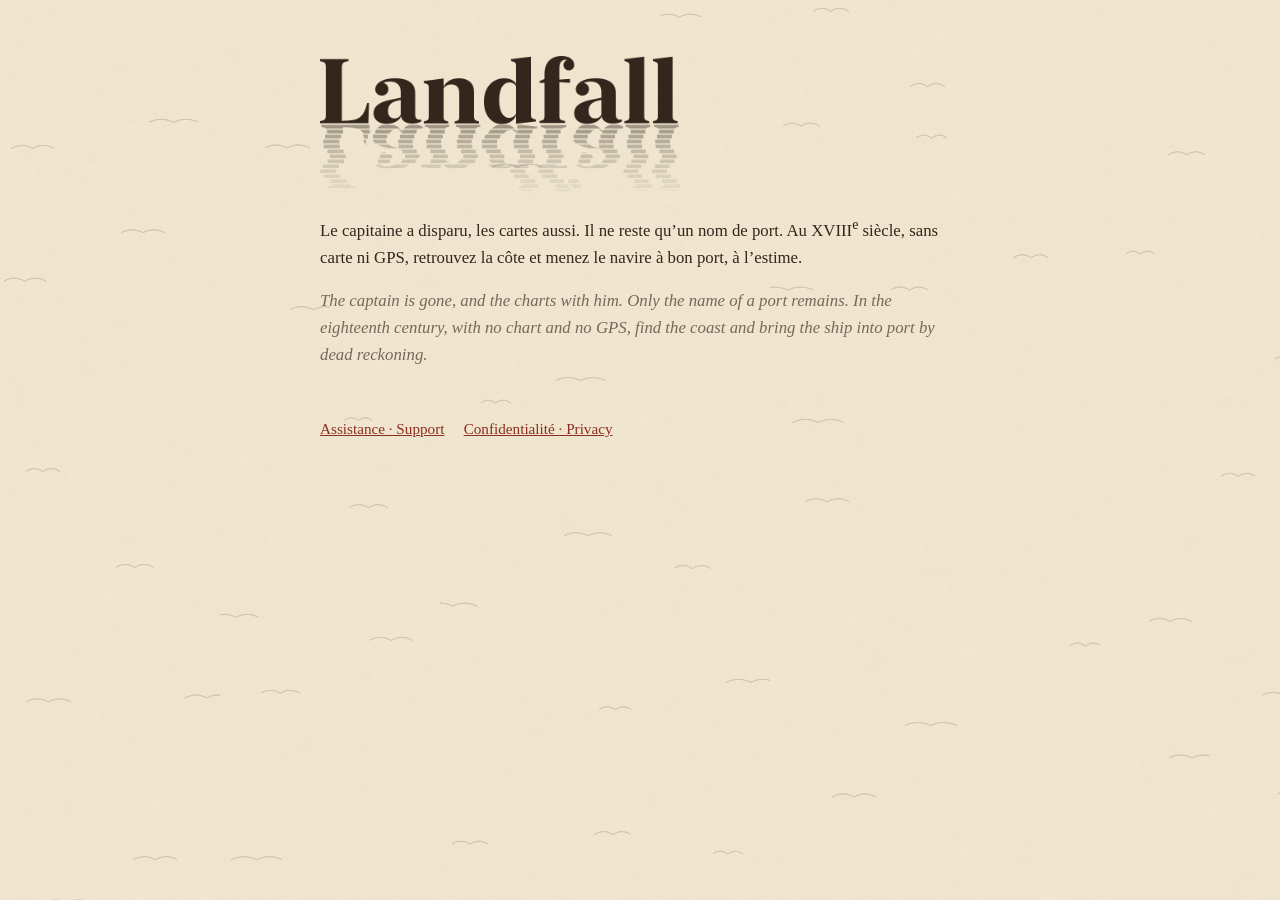
<file: index.html>
<!doctype html>
<html lang="fr"><head><meta charset="utf-8"><meta name="viewport" content="width=device-width, initial-scale=1">
<title>Landfall</title><link rel="stylesheet" href="style.css">
<link rel="icon" href="favicon.ico" sizes="any">
<link rel="icon" type="image/png" sizes="32x32" href="favicon-32.png">
<link rel="icon" type="image/png" sizes="16x16" href="favicon-16.png">
<link rel="apple-touch-icon" href="apple-touch-icon.png"></head>
<body><main>
<div class="title"><picture><source srcset="title-dark.png" media="(prefers-color-scheme: dark)"><img src="title.png" alt="Landfall" width="360"></picture></div>
<p>Le capitaine a disparu, les cartes aussi. Il ne reste qu’un nom de port. Au XVIII<sup>e</sup> siècle, sans carte ni GPS, retrouvez la côte et menez le navire à bon port, à l’estime.</p>
<p class="soft">The captain is gone, and the charts with him. Only the name of a port remains. In the eighteenth century, with no chart and no GPS, find the coast and bring the ship into port by dead reckoning.</p>
<nav><a href="support.html">Assistance · Support</a><a href="privacy.html">Confidentialité · Privacy</a></nav>
</main><script src="wake.js" defer></script></body></html>
</file>
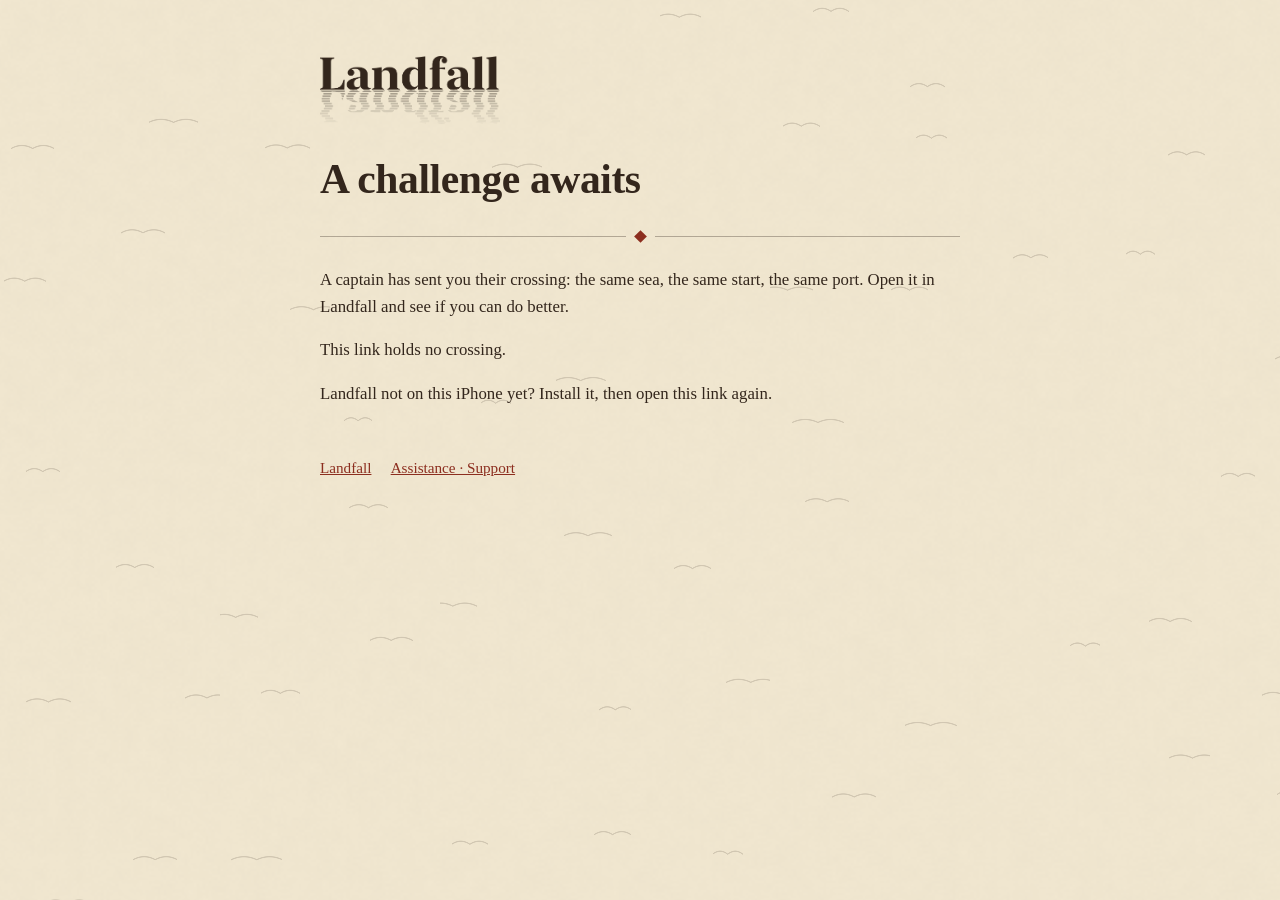
<file: defi.html>
<!doctype html>
<html lang="fr"><head><meta charset="utf-8"><meta name="viewport" content="width=device-width, initial-scale=1">
<title>Landfall — Un défi vous attend · A challenge awaits</title><link rel="stylesheet" href="style.css">
<meta name="robots" content="noindex">
<link rel="icon" href="favicon.ico" sizes="any">
<link rel="icon" type="image/png" sizes="32x32" href="favicon-32.png">
<link rel="icon" type="image/png" sizes="16x16" href="favicon-16.png">
<link rel="apple-touch-icon" href="apple-touch-icon.png"></head>
<body><main>
<a class="title" href="index.html"><picture><source srcset="title-dark.png" media="(prefers-color-scheme: dark)"><img src="title.png" alt="Landfall" width="180"></picture></a>
<h1 id="head">Un défi vous attend</h1>
<div class="rule"><span></span></div>
<p id="lead">Un capitaine vous envoie sa traversée : la même mer, le même départ, le même port. Ouvrez-la dans Landfall et voyez si vous faites mieux.</p>
<p><a id="open" class="button" href="#">Ouvrir dans Landfall</a></p>
<p id="none" hidden>Ce lien ne contient pas de traversée.</p>
<p id="later">Landfall n’est pas encore sur cet iPhone ? Installez-le, puis rouvrez ce lien.</p>
<nav><a href="index.html">Landfall</a><a href="support.html">Assistance · Support</a></nav>
</main>
<script>
// The crossing travels after the "#": it never reaches any server, this page only hands it on.
(() => {
  const payload = location.hash.slice(1);
  const en = !(navigator.language || 'fr').toLowerCase().startsWith('fr');
  if (en) {
    document.documentElement.lang = 'en';
    document.getElementById('head').textContent = 'A challenge awaits';
    document.getElementById('lead').textContent = 'A captain has sent you their crossing: the same sea, the same start, the same port. Open it in Landfall and see if you can do better.';
    document.getElementById('open').textContent = 'Open in Landfall';
    document.getElementById('none').textContent = 'This link holds no crossing.';
    document.getElementById('later').textContent = 'Landfall not on this iPhone yet? Install it, then open this link again.';
  }
  const open = document.getElementById('open');
  if (!/^[A-Za-z0-9_-]+$/.test(payload)) {
    open.parentElement.hidden = true;
    document.getElementById('none').hidden = false;
    return;
  }
  open.href = 'landfall://challenge/' + payload;
  // straight into the game where it is installed; the button stays for anywhere it is not
  if (/iPhone|iPad|iPod/.test(navigator.userAgent)) location.href = open.href;
})();
</script>
<script src="wake.js" defer></script></body></html>
</file>
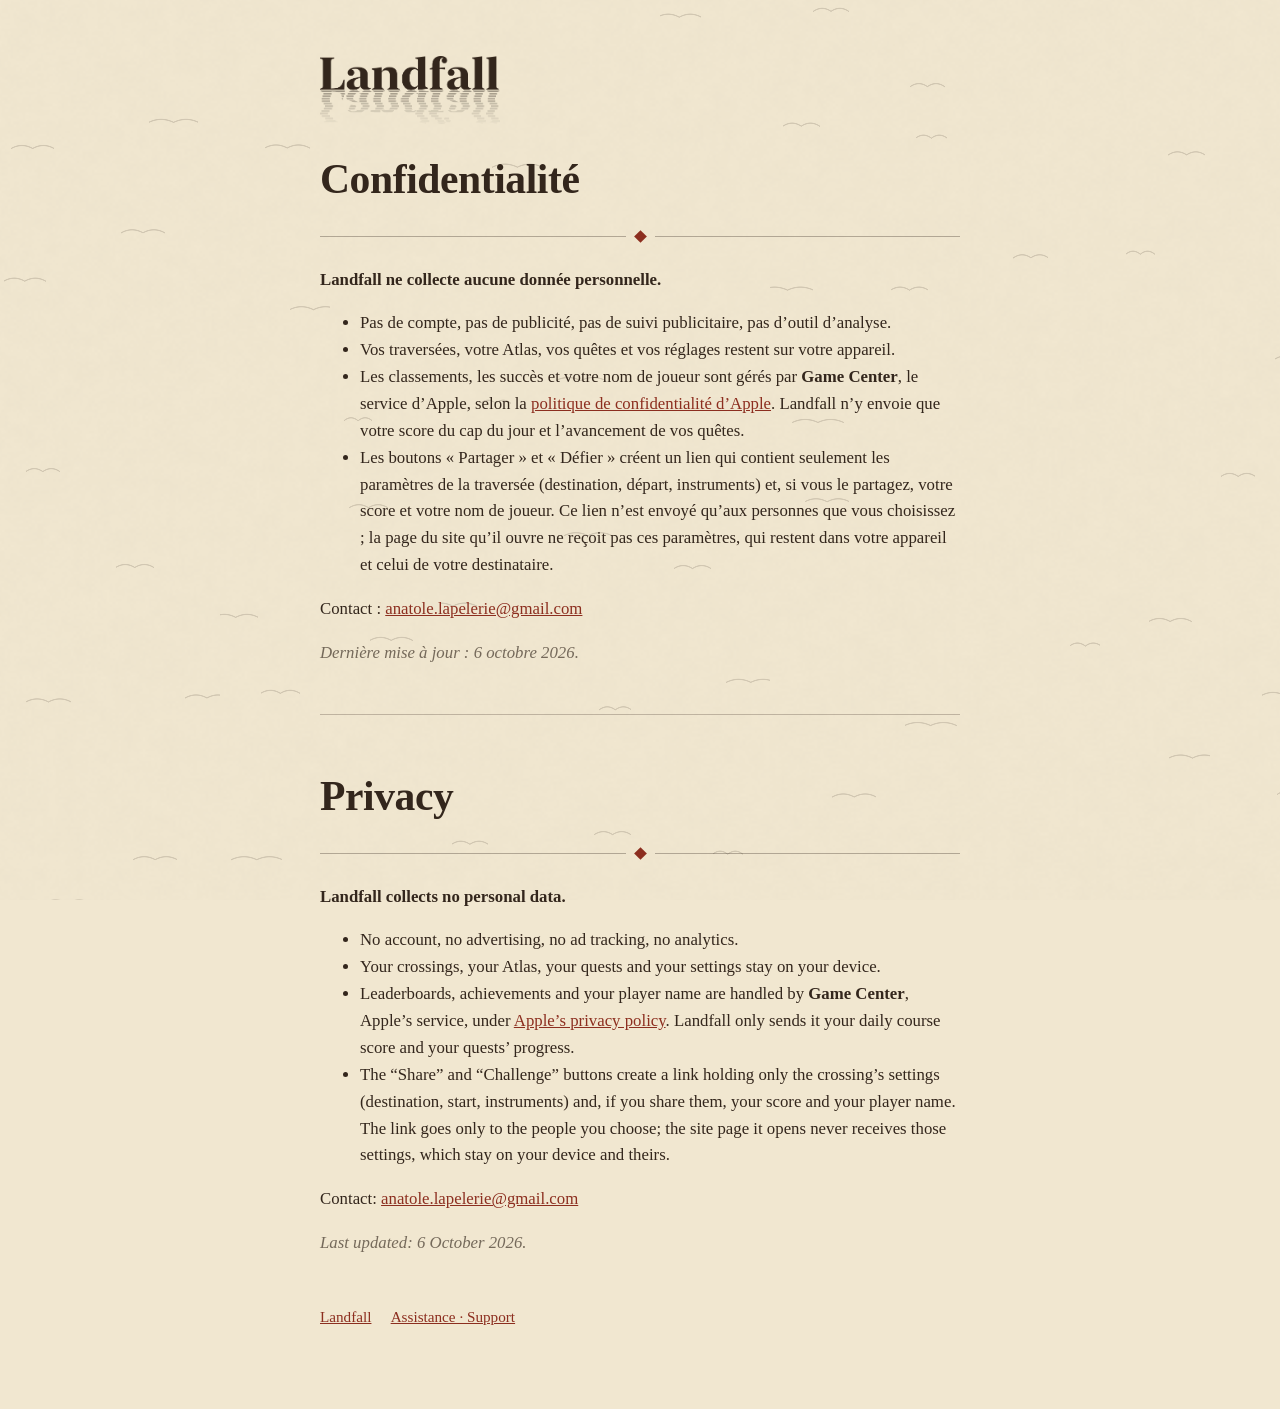
<file: privacy.html>
<!doctype html>
<html lang="fr"><head><meta charset="utf-8"><meta name="viewport" content="width=device-width, initial-scale=1">
<title>Landfall — Confidentialité · Privacy</title><link rel="stylesheet" href="style.css">
<link rel="icon" href="favicon.ico" sizes="any">
<link rel="icon" type="image/png" sizes="32x32" href="favicon-32.png">
<link rel="icon" type="image/png" sizes="16x16" href="favicon-16.png">
<link rel="apple-touch-icon" href="apple-touch-icon.png"></head>
<body><main>
<a class="title" href="index.html"><picture><source srcset="title-dark.png" media="(prefers-color-scheme: dark)"><img src="title.png" alt="Landfall" width="180"></picture></a>
<h1>Confidentialité</h1>
<div class="rule"><span></span></div>
<p><strong>Landfall ne collecte aucune donnée personnelle.</strong></p>
<ul>
<li>Pas de compte, pas de publicité, pas de suivi publicitaire, pas d’outil d’analyse.</li>
<li>Vos traversées, votre Atlas, vos quêtes et vos réglages restent sur votre appareil.</li>
<li>Les classements, les succès et votre nom de joueur sont gérés par <strong>Game Center</strong>, le service d’Apple, selon la <a href="https://www.apple.com/fr/legal/privacy/">politique de confidentialité d’Apple</a>. Landfall n’y envoie que votre score du cap du jour et l’avancement de vos quêtes.</li>
<li>Les boutons « Partager » et « Défier » créent un lien qui contient seulement les paramètres de la traversée (destination, départ, instruments) et, si vous le partagez, votre score et votre nom de joueur. Ce lien n’est envoyé qu’aux personnes que vous choisissez ; la page du site qu’il ouvre ne reçoit pas ces paramètres, qui restent dans votre appareil et celui de votre destinataire.</li>
</ul>
<p>Contact : <a href="mailto:anatole.lapelerie@gmail.com">anatole.lapelerie@gmail.com</a></p>
<p class="soft">Dernière mise à jour : 6 octobre 2026.</p>
<hr>
<h1>Privacy</h1>
<div class="rule"><span></span></div>
<p><strong>Landfall collects no personal data.</strong></p>
<ul>
<li>No account, no advertising, no ad tracking, no analytics.</li>
<li>Your crossings, your Atlas, your quests and your settings stay on your device.</li>
<li>Leaderboards, achievements and your player name are handled by <strong>Game Center</strong>, Apple’s service, under <a href="https://www.apple.com/legal/privacy/">Apple’s privacy policy</a>. Landfall only sends it your daily course score and your quests’ progress.</li>
<li>The “Share” and “Challenge” buttons create a link holding only the crossing’s settings (destination, start, instruments) and, if you share them, your score and your player name. The link goes only to the people you choose; the site page it opens never receives those settings, which stay on your device and theirs.</li>
</ul>
<p>Contact: <a href="mailto:anatole.lapelerie@gmail.com">anatole.lapelerie@gmail.com</a></p>
<p class="soft">Last updated: 6 October 2026.</p>
<nav><a href="index.html">Landfall</a><a href="support.html">Assistance · Support</a></nav>
</main><script src="wake.js" defer></script></body></html>
</file>
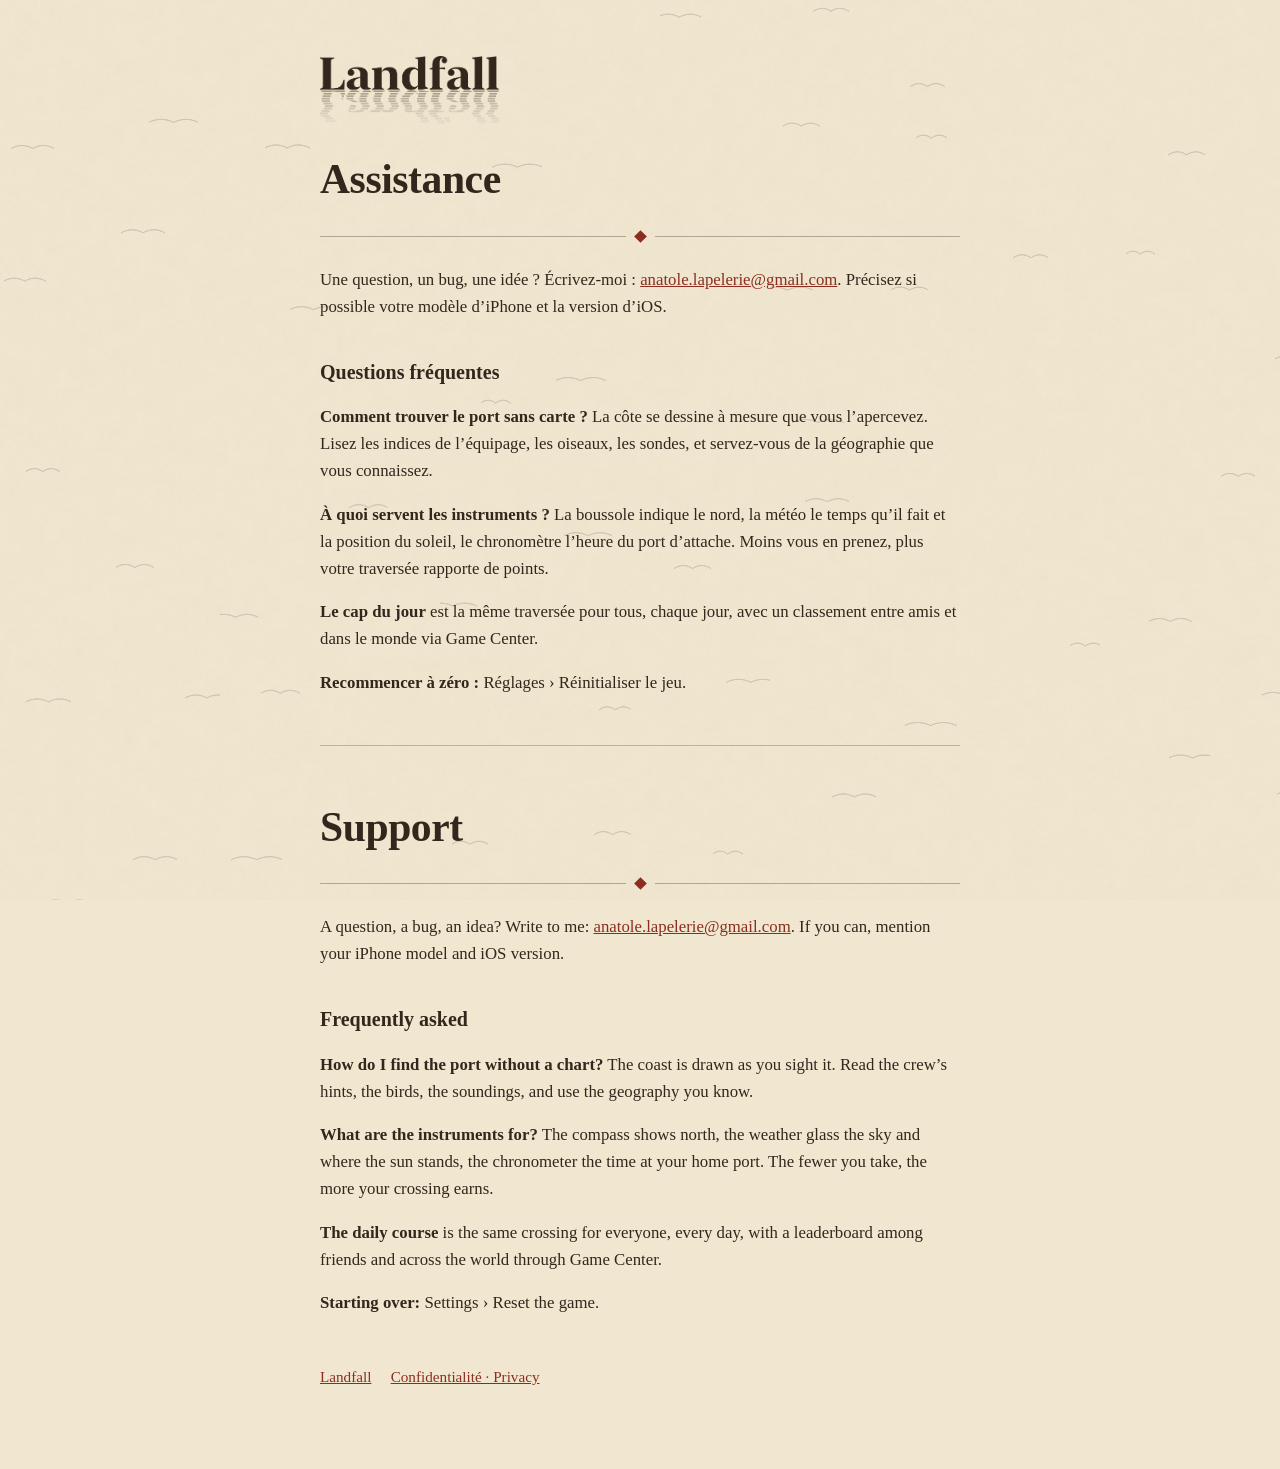
<file: support.html>
<!doctype html>
<html lang="fr"><head><meta charset="utf-8"><meta name="viewport" content="width=device-width, initial-scale=1">
<title>Landfall — Assistance · Support</title><link rel="stylesheet" href="style.css">
<link rel="icon" href="favicon.ico" sizes="any">
<link rel="icon" type="image/png" sizes="32x32" href="favicon-32.png">
<link rel="icon" type="image/png" sizes="16x16" href="favicon-16.png">
<link rel="apple-touch-icon" href="apple-touch-icon.png"></head>
<body><main>
<a class="title" href="index.html"><picture><source srcset="title-dark.png" media="(prefers-color-scheme: dark)"><img src="title.png" alt="Landfall" width="180"></picture></a>
<h1>Assistance</h1>
<div class="rule"><span></span></div>
<p>Une question, un bug, une idée ? Écrivez-moi : <a href="mailto:anatole.lapelerie@gmail.com">anatole.lapelerie@gmail.com</a>. Précisez si possible votre modèle d’iPhone et la version d’iOS.</p>
<h2>Questions fréquentes</h2>
<p><strong>Comment trouver le port sans carte ?</strong> La côte se dessine à mesure que vous l’apercevez. Lisez les indices de l’équipage, les oiseaux, les sondes, et servez-vous de la géographie que vous connaissez.</p>
<p><strong>À quoi servent les instruments ?</strong> La boussole indique le nord, la météo le temps qu’il fait et la position du soleil, le chronomètre l’heure du port d’attache. Moins vous en prenez, plus votre traversée rapporte de points.</p>
<p><strong>Le cap du jour</strong> est la même traversée pour tous, chaque jour, avec un classement entre amis et dans le monde via Game Center.</p>
<p><strong>Recommencer à zéro :</strong> Réglages › Réinitialiser le jeu.</p>
<hr>
<h1>Support</h1>
<div class="rule"><span></span></div>
<p>A question, a bug, an idea? Write to me: <a href="mailto:anatole.lapelerie@gmail.com">anatole.lapelerie@gmail.com</a>. If you can, mention your iPhone model and iOS version.</p>
<h2>Frequently asked</h2>
<p><strong>How do I find the port without a chart?</strong> The coast is drawn as you sight it. Read the crew’s hints, the birds, the soundings, and use the geography you know.</p>
<p><strong>What are the instruments for?</strong> The compass shows north, the weather glass the sky and where the sun stands, the chronometer the time at your home port. The fewer you take, the more your crossing earns.</p>
<p><strong>The daily course</strong> is the same crossing for everyone, every day, with a leaderboard among friends and across the world through Game Center.</p>
<p><strong>Starting over:</strong> Settings › Reset the game.</p>
<nav><a href="index.html">Landfall</a><a href="privacy.html">Confidentialité · Privacy</a></nav>
</main><script src="wake.js" defer></script></body></html>
</file>
<file: style.css>
:root { --paper: #f1e7d0; --ink: #33261c; --track: #8c2e1f; --soft: rgba(51,38,28,.65); }
@media (prefers-color-scheme: dark) { :root { --paper: #1f1a15; --ink: #efe4cf; --track: #d66a52; --soft: rgba(239,228,207,.65); } }
* { box-sizing: border-box; }
body { margin: 0; background: var(--paper); color: var(--ink);
  font-family: "New York", "Iowan Old Style", "Palatino", Georgia, serif; line-height: 1.6; }
main { max-width: 680px; margin: 0 auto; padding: 56px 20px 80px; }
h1 { font-size: 2.6rem; margin: 0 0 .2rem; letter-spacing: -.01em; }
h2 { font-size: 1.25rem; margin: 2.2rem 0 .6rem; }
.eyebrow { color: var(--track); font-size: .78rem; letter-spacing: .25em; text-transform: uppercase; font-weight: 600; }
.rule { display: flex; align-items: center; gap: 10px; margin: 1.2rem 0 1.6rem; color: var(--soft); }
.rule::before, .rule::after { content: ""; height: 1px; background: currentColor; flex: 1; opacity: .5; }
.rule span { width: 9px; height: 9px; background: var(--track); transform: rotate(45deg); }
p, li { font-size: 1.05rem; }
.soft { color: var(--soft); font-style: italic; }
a { color: var(--track); }
nav { margin-top: 3rem; font-size: .95rem; }
nav a { margin-right: 1.2rem; }
hr { border: 0; border-top: 1px solid var(--soft); opacity: .4; margin: 3rem 0; }
.title { display: block; margin: 0 0 1.4rem; }
.title img { max-width: 100%; height: auto; display: block; }
.button { display: inline-block; padding: .6rem 1.5rem; border-radius: 999px; background: var(--track);
          color: var(--paper); text-decoration: none; font-weight: 600; }
</file>
